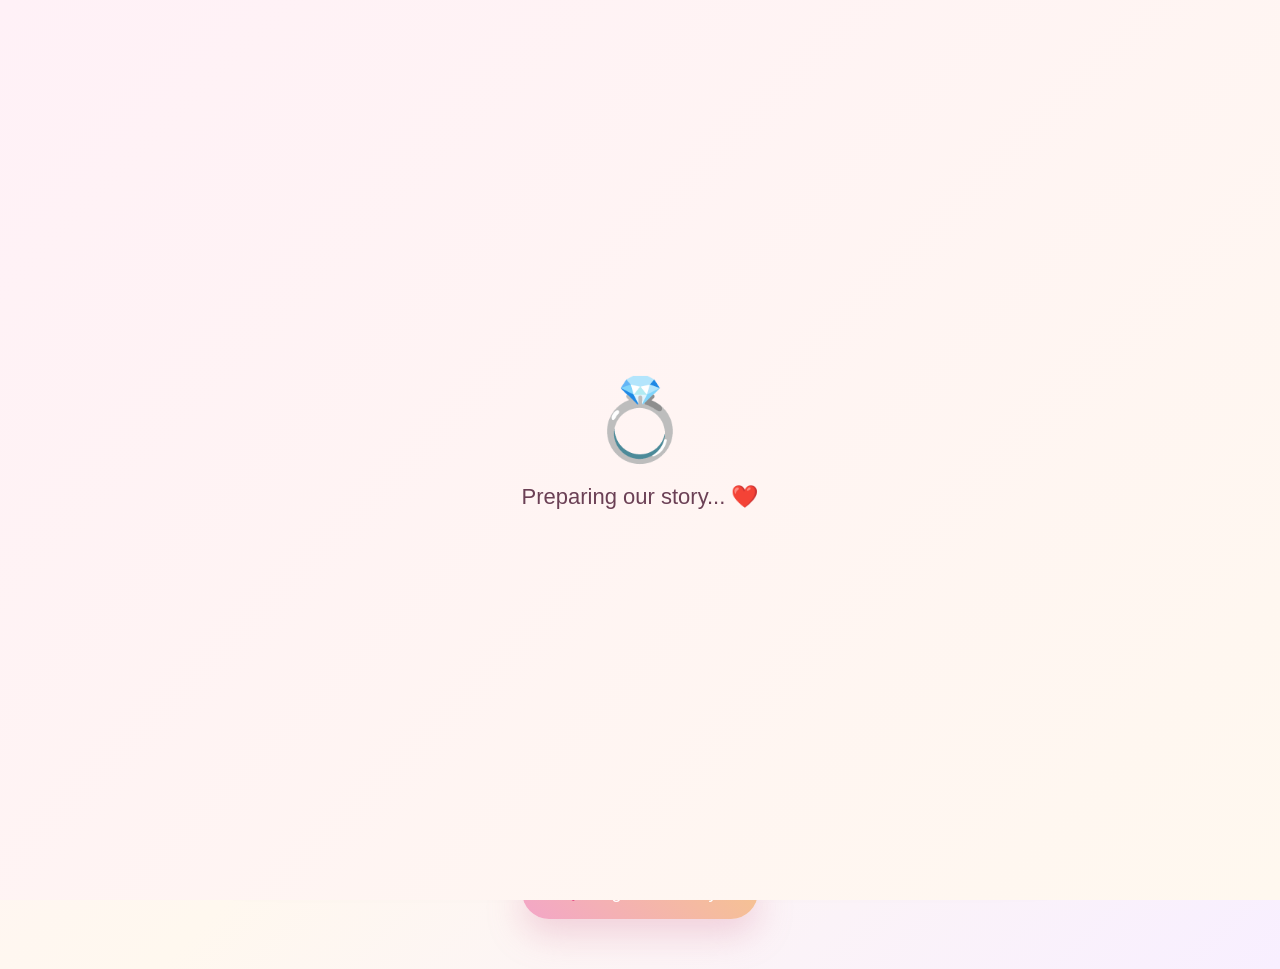
<file: index.html>
<!DOCTYPE html>

<html lang="en">


<head>


<meta charset="UTF-8">


<meta name="viewport" content="width=device-width, initial-scale=1.0">


<title>
The Ring of Us 💍
</title>



<link rel="stylesheet" href="style.css">



</head>





<body>





<div id="loader">


<div class="loader-heart">

💍

</div>



<p>

Preparing our story...

❤️

</p>



</div>







<audio id="bgMusic" autoplay loop>


<source src="./audio/bgm.mp3" type="audio/mp3">


</audio>







<div id="floating-container"></div>









<section class="opening-page">







<div class="opening-content">







<h1>

The Ring of Us 💍

</h1>







<h2>

Every love story has a beginning...

❤️

</h2>








<p>

A little story made with love.

</p>







<p>

Two hearts.

<br>

One promise.

<br>

One forever.

💍

</p>







</div>









<div class="video-container">






<video

id="openingVideo"

autoplay

muted

loop

playsinline

preload="auto">



<source

src="./videos/opening.mp4"

type="video/mp4">



Your browser does not support video.





</video>







</div>









<button onclick="startStory()">



💗 Begin Our Story



</button>








</section>









<script src="script.js"></script>





</body>



</html>
</file>
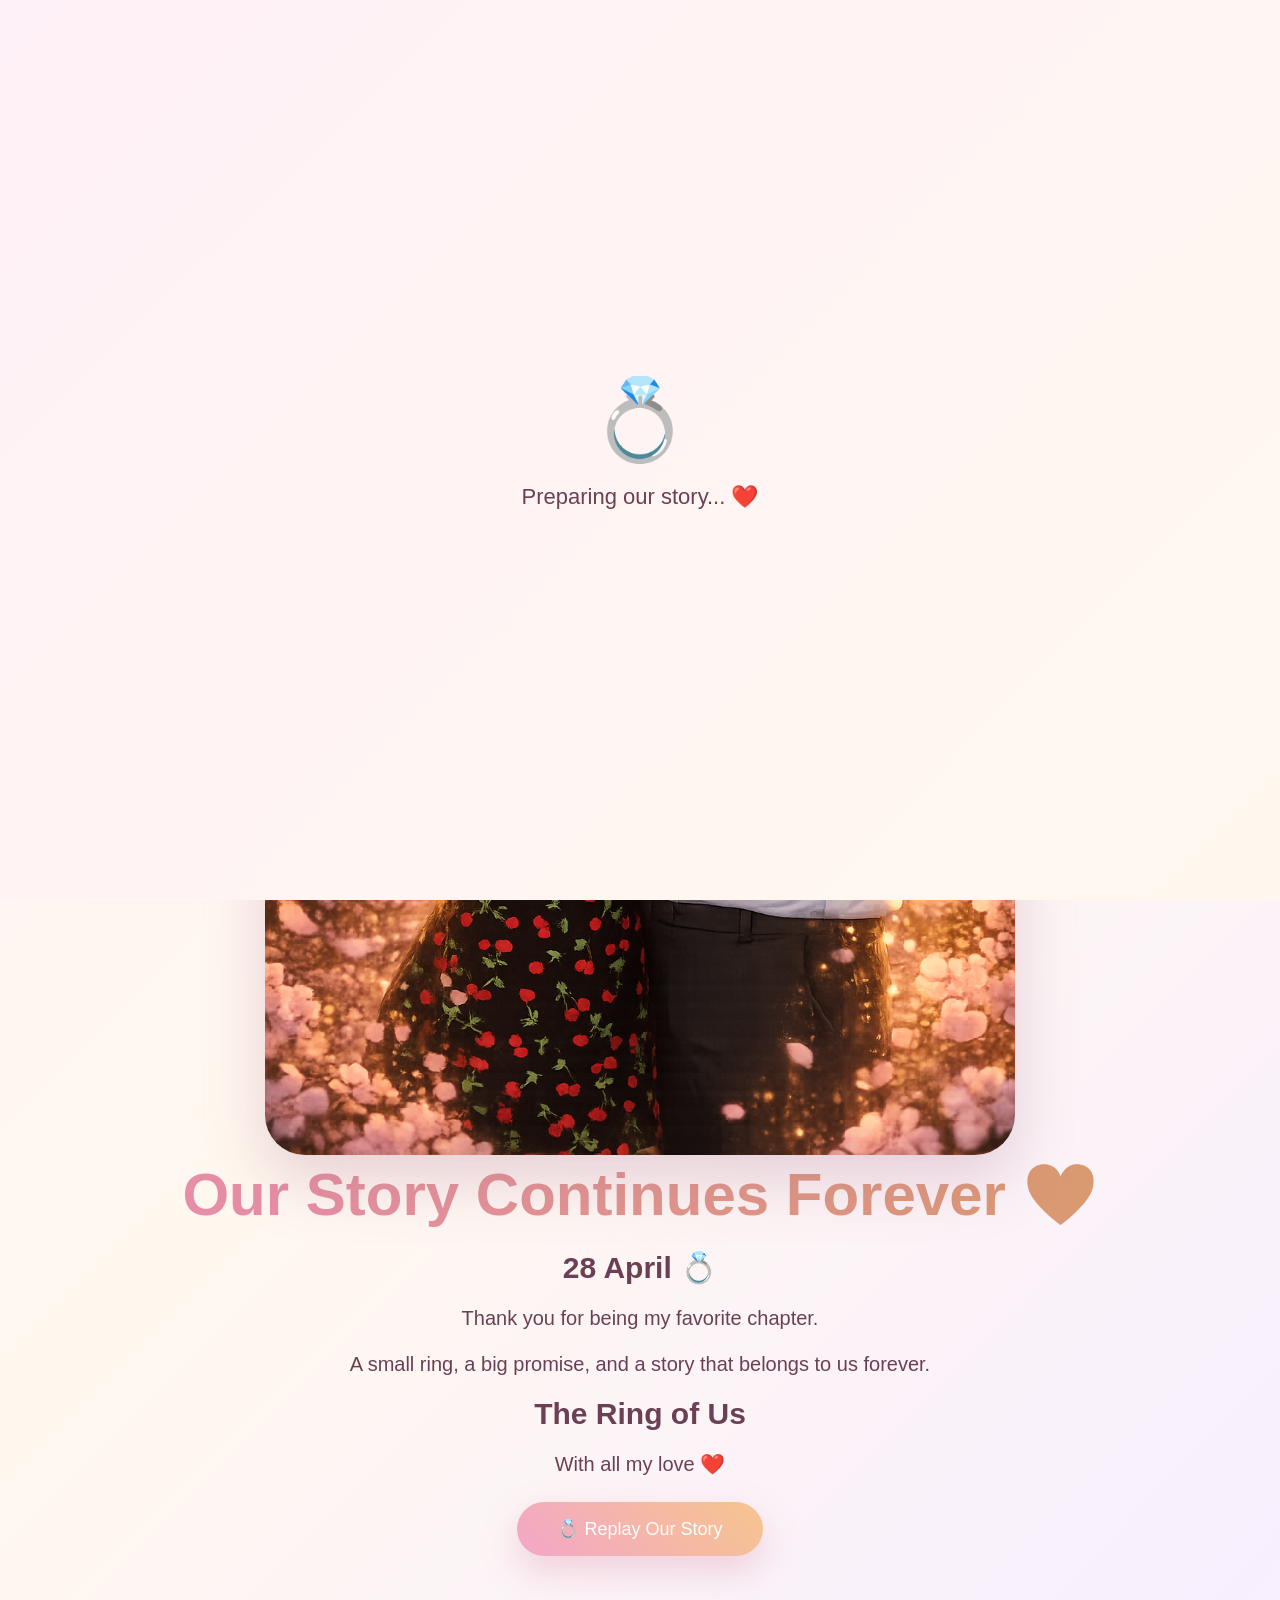
<file: ending.html>
<!DOCTYPE html>

<html lang="en">


<head>

<meta charset="UTF-8">

<meta name="viewport" content="width=device-width, initial-scale=1.0">


<title>
Forever Us 💍
</title>


<link rel="stylesheet" href="style.css">


</head>



<body>


<div id="loader">

<div class="loader-heart">
💍
</div>

<p>
Preparing our story...
❤️
</p>

</div>





<audio id="bgMusic" autoplay loop>

<source src="./audio/bgm.mp3" type="audio/mp3">

</audio>





<div id="floating-container"></div>









<section class="ending-page">





<div class="ending-content">







<img

src="./images/scenes/ending-scene.png"

class="ending-image"

alt="Our Final Memory">







<h1>

Our Story Continues Forever ❤️

</h1>







<h2>

28 April 💍

</h2>







<p>

Thank you for being my favorite chapter.

</p>







<p>

A small ring,

a big promise,

and a story that belongs to us forever.

</p>







<h2>

The Ring of Us

</h2>







<p>

With all my love ❤️

</p>







<button onclick="restartStory()">


💍 Replay Our Story


</button>






</div>








</section>









<script src="script.js"></script>


</body>


</html>
</file>
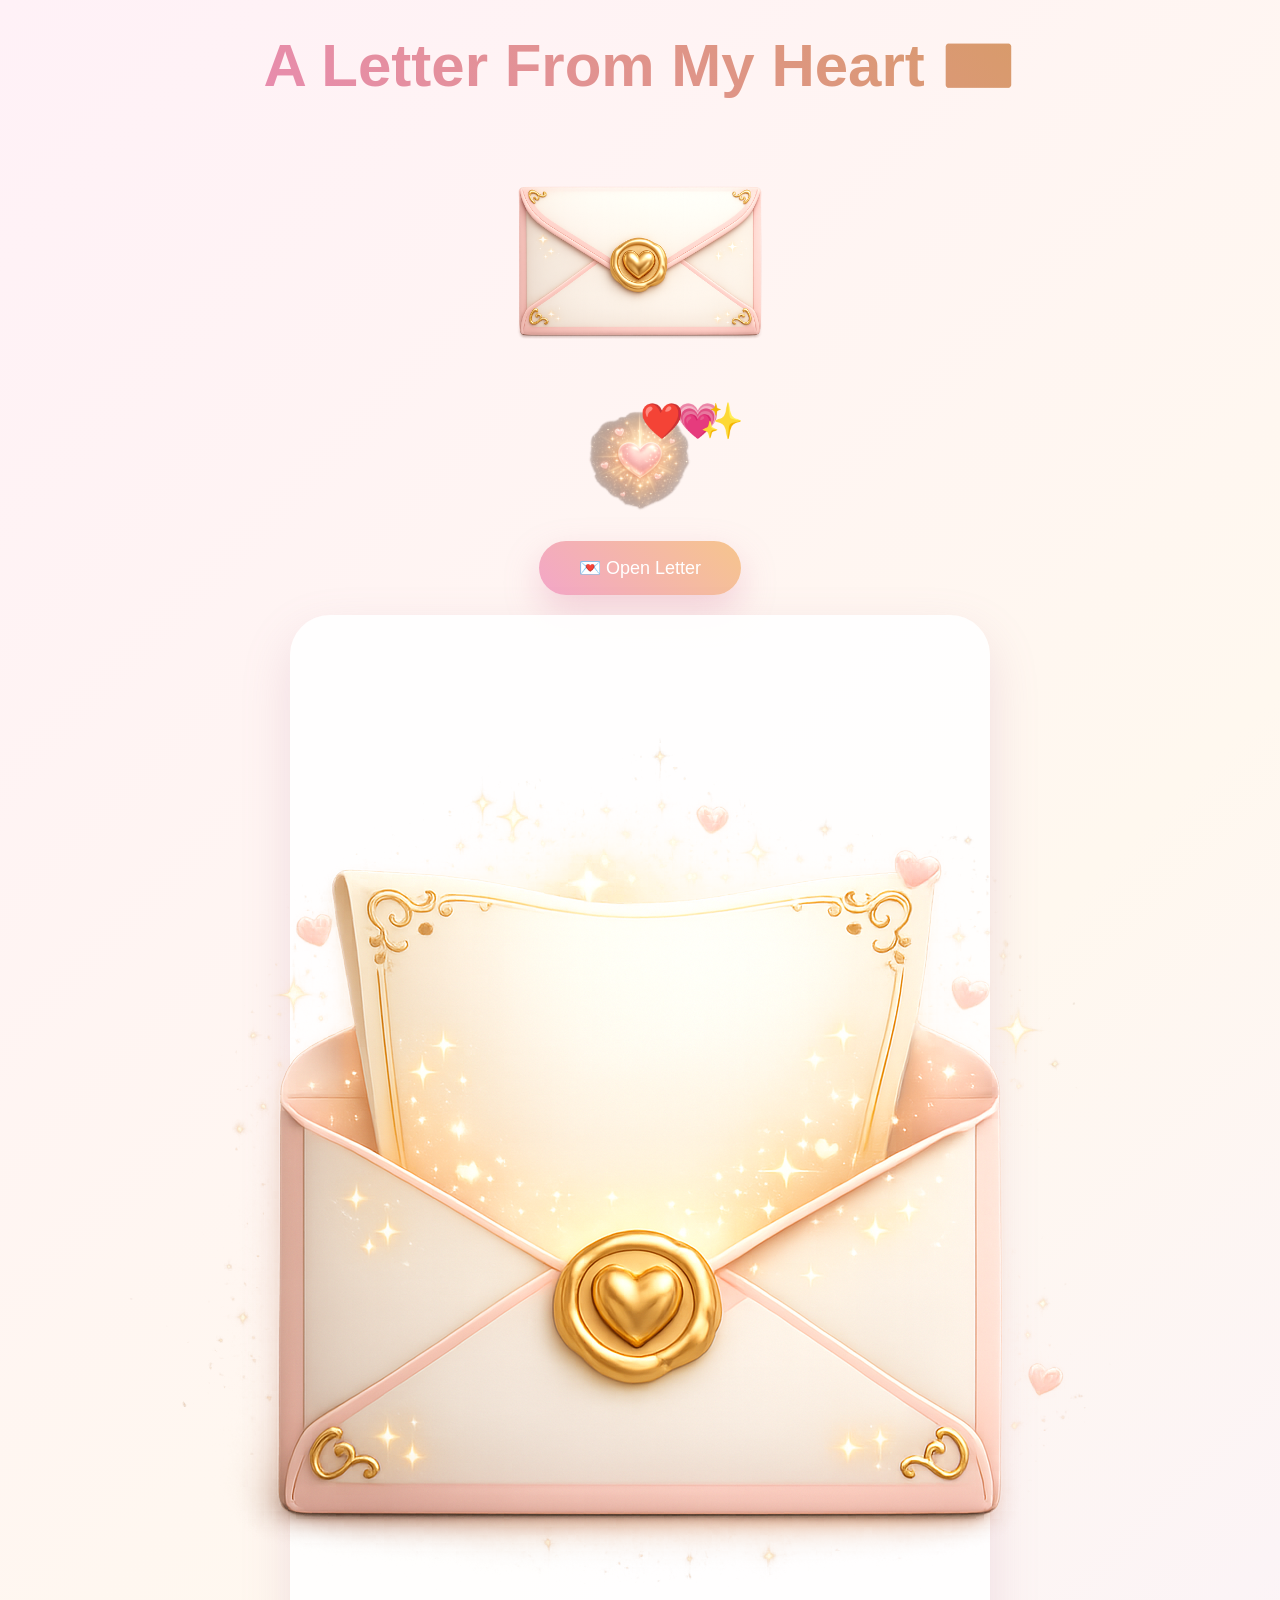
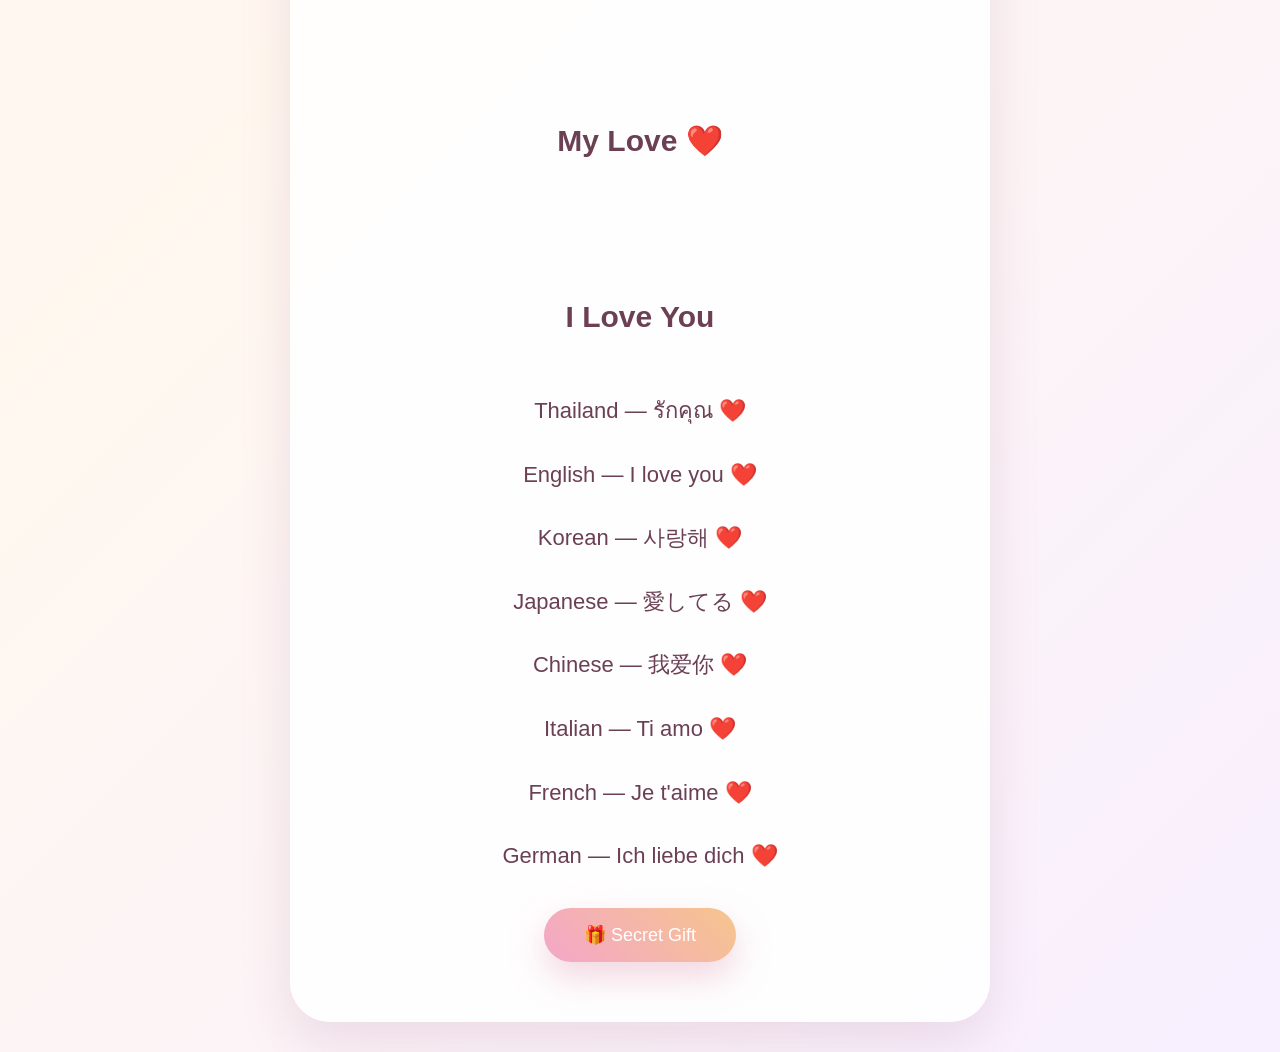
<file: love-letter.html>
<!DOCTYPE html>

<html lang="en">


<head>

<meta charset="UTF-8">

<meta name="viewport" content="width=device-width, initial-scale=1.0">


<title>
Our Love Letter 💌
</title>


<link rel="stylesheet" href="style.css">


</head>



<body>


<div id="loader">

<div class="loader-heart">
💍
</div>

<p>
Preparing our story...
❤️
</p>

</div>




<audio id="bgMusic" autoplay loop>

<source src="./audio/bgm.mp3" type="audio/mp3">

</audio>




<div id="floating-container"></div>





<section class="letter-page">





<h1>
A Letter From My Heart 💌
</h1>






<div class="letter-container">





<!-- Closed Envelope -->

<img

id="envelopeImage"

src="./images/envelope/envelope-closed.png"

class="envelope"

alt="Closed Envelope">






<div class="heart-animation">


<img

src="./images/envelope/heart-sparkle.png"

class="heart-sparkle"

alt="Heart Sparkle">


<span>❤️</span>

<span>💗</span>

<span>✨</span>


</div>







<button onclick="openLetter()">

💌 Open Letter

</button>






</div>









<!-- Letter Content -->


<div

id="letterContent"

class="letter-content hidden">





<img

src="./images/envelope/letter-open.png"

class="open-letter"

alt="Open Letter">








<div class="typing-text">



<h2>
My Love ❤️
</h2>




<p id="loveText">

</p>



</div>









<h2>
I Love You
</h2>









<div class="languages fade-language">



<p>
Thailand — รักคุณ ❤️
</p>


<p>
English — I love you ❤️
</p>


<p>
Korean — 사랑해 ❤️
</p>


<p>
Japanese — 愛してる ❤️
</p>


<p>
Chinese — 我爱你 ❤️
</p>


<p>
Italian — Ti amo ❤️
</p>


<p>
French — Je t'aime ❤️
</p>


<p>
German — Ich liebe dich ❤️
</p>



</div>







<button onclick="goGift()">

🎁 Secret Gift

</button>






</div>






</section>







<script src="script.js"></script>



</body>


</html>
</file>
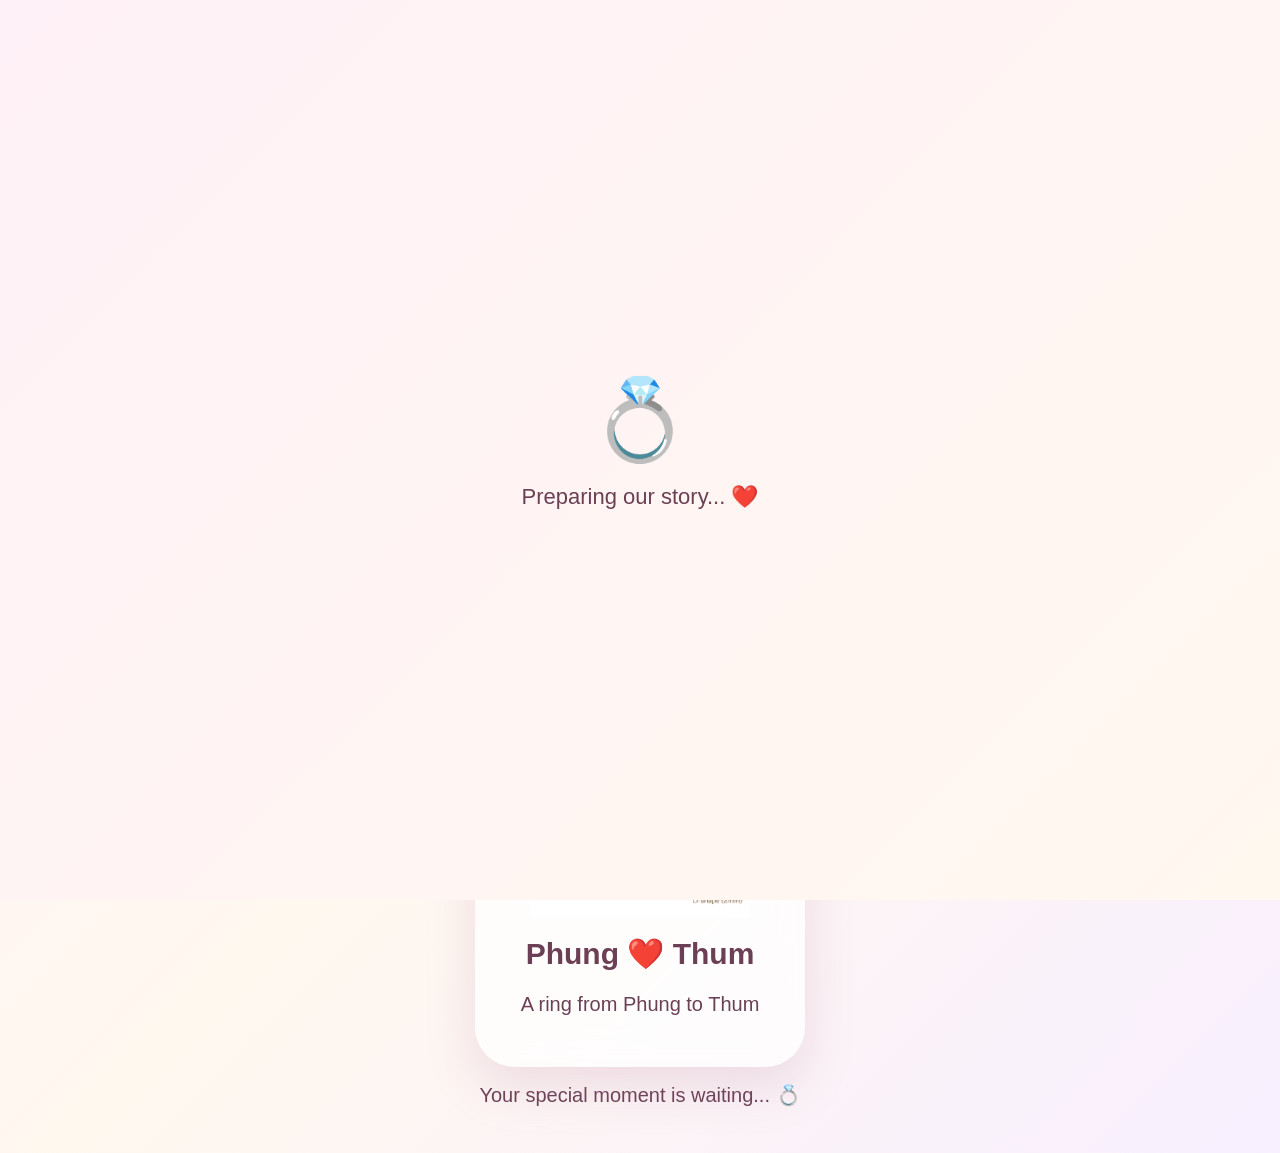
<file: ring.html>
<!DOCTYPE html>

<html lang="en">


<head>

<meta charset="UTF-8">

<meta name="viewport" content="width=device-width, initial-scale=1.0">


<title>
Choose Our Ring 💍
</title>


<link rel="stylesheet" href="style.css">


</head>



<body>

<div id="loader">

<div class="loader-heart">
💍
</div>

<p>
Preparing our story...
❤️
</p>

</div>



<audio id="bgMusic" autoplay loop>

<source src="./audio/bgm.mp3" type="audio/mp3">

</audio>




<div id="floating-container"></div>







<section class="ring-page">





<h1>

Choose Our Ring 💍

</h1>




<p>

Every ring has a story...

</p>







<div class="ring-choice">





<!-- Thum gives Phung -->

<div

class="ring-card"

onclick="chooseThumGive()">



<img

src="./images/rings/ring-phung.png"

alt="Ring for Phung">



<h2>

Thum ❤️ Phung

</h2>



<p>

A ring from Thum to Phung

</p>



</div>








<!-- Phung gives Thum -->


<div

class="ring-card"

onclick="choosePhungGive()">



<img

src="./images/rings/ring-thum.png"

alt="Ring for Thum">



<h2>

Phung ❤️ Thum

</h2>



<p>

A ring from Phung to Thum

</p>



</div>





</div>







<!-- Password Area -->


<div

id="unlock-area">


</div>







<!-- Ring Reveal Area -->


<div
id="ring-box-area">

<div class="ring-intro">

<p>
Your special moment is waiting... 💍
</p>

</div>

</div>








<!-- Next Button Hidden -->

<button

id="nextLetter"

style="display:none"

onclick="goLetter()">



💌 Open Love Letter



</button>






</section>







<script src="script.js"></script>



</body>


</html>
</file>
<file: style.css>
/* =====================================
   THE RING OF US
   Premium Romantic Design
===================================== */



* {

margin:0;

padding:0;

box-sizing:border-box;

}



html {

scroll-behavior:smooth;

}



body {


min-height:100vh;


font-family:

"Segoe UI",
"Candara",
sans-serif;


background:

linear-gradient(
135deg,
#fff1f7,
#fff8ef,
#f8efff
);


color:#6b4055;


overflow-x:hidden;


}




/* =====================================
   FLOATING ANIMATION
===================================== */


#floating-container {


position:fixed;


top:0;


left:0;


width:100%;


height:100%;


pointer-events:none;


overflow:hidden;


z-index:100;


}




.floating-item {


position:absolute;


bottom:-80px;


animation:

floatUp linear forwards;


}




@keyframes floatUp {


0% {


transform:

translateY(0)
rotate(0deg);


opacity:0;


}


20% {


opacity:1;


}


100% {


transform:

translateY(-120vh)
rotate(360deg);


opacity:0;


}


}






/* =====================================
   ALL PAGES
===================================== */


.opening-page,
.ring-page,
.letter-page,
.gift-page,
.ending-page {


min-height:100vh;


display:flex;


flex-direction:column;


justify-content:center;


align-items:center;


padding:30px;


position:relative;


}






/* =====================================
   TEXT
===================================== */


h1 {


font-size:
clamp(35px,6vw,60px);


font-weight:700;


margin-bottom:20px;


background:
linear-gradient(
45deg,
#e88cae,
#d89b6a
);


background-clip:text;


-webkit-background-clip:text;


color:transparent;


}




h2 {


margin:15px 0;


font-size:30px;


}




p {


font-size:20px;


line-height:1.8;


max-width:700px;


margin:10px auto;


}






/* =====================================
   BUTTON
===================================== */


button {


border:none;


padding:

16px 40px;


border-radius:50px;


font-size:18px;


cursor:pointer;


color:white;


background:

linear-gradient(
45deg,
#f3a6c8,
#f6c58d
);


box-shadow:

0 15px 35px
rgba(220,140,170,.35);


transition:.4s;


margin-top:25px;


}



button:hover {


transform:

translateY(-5px)
scale(1.05);


box-shadow:

0 20px 45px
rgba(220,140,170,.5);


}






/* =====================================
   VIDEO
===================================== */


.video-container,
.video-wrapper {


width:min(900px,90%);


border-radius:40px;


overflow:hidden;


box-shadow:

0 25px 60px
rgba(180,120,150,.25);


margin:30px;


}



.video-container video,
.video-wrapper video {


width:100%;


display:block;


}







/* =====================================
   RING CARD
===================================== */


.ring-choice {


display:flex;


justify-content:center;


gap:40px;


flex-wrap:wrap;


margin-top:40px;


}




.ring-card {


width:330px;


padding:35px;


border-radius:40px;


background:

rgba(255,255,255,.75);


backdrop-filter:
blur(15px);

-webkit-backdrop-filter:
blur(15px);


box-shadow:

0 20px 50px
rgba(180,120,150,.2);


cursor:pointer;


transition:.5s;


}



.ring-card:hover {


transform:

translateY(-15px)
scale(1.05);


}




.ring-card img {


width:220px;


height:220px;


object-fit:contain;


}





/* =====================================
   UNLOCK BOX
===================================== */


.unlock-box {


background:

rgba(255,255,255,.85);


padding:40px;


border-radius:40px;


box-shadow:

0 20px 50px
rgba(180,120,150,.2);


margin-top:30px;


}



.unlock-box input {


padding:15px 25px;


border-radius:40px;


border:

2px solid #f5b4d0;


font-size:18px;


text-align:center;


}





/* =====================================
   RING OPENING
===================================== */


.ring-opening {


animation:

appear 1s ease;


}



@keyframes appear {


from {


opacity:0;


transform:

scale(.7)
translateY(50px);


}


to {


opacity:1;


transform:

scale(1);


}


}





.ring-box {


width:250px;


}



.ring-box-open {


width:260px;


animation:

openBox 1s;


}



@keyframes openBox {


50% {


transform:

rotateX(25deg)
scale(1.1);


}


}




.ring-display {


width:180px;


margin:25px;


animation:

ringFloat 2s infinite;


}




@keyframes ringFloat {


50% {


transform:

translateY(-20px);


}


}







/* =====================================
   LETTER
===================================== */


.letter-container {


display:flex;


flex-direction:column;


align-items:center;


}



.envelope {


width:280px;


cursor:pointer;


transition:.5s;


}



.envelope:hover {


transform:

scale(1.1);


}



.heart-sparkle {


width:120px;


animation:

sparkle 2s infinite;


}



@keyframes sparkle {


50% {


transform:

scale(1.2)
rotate(10deg);


}


}



.letter-content {


background:

rgba(255,255,255,.9);


padding:40px;


border-radius:40px;


max-width:700px;


box-shadow:

0 20px 50px
rgba(180,120,150,.2);


}



.hidden {


display:none;


}



.letter-show {


display:block;


animation:

appear 1.5s;


}




.languages {


margin-top:30px;


}



.languages p {


font-size:22px;


}







/* =====================================
   ENDING
===================================== */


.ending-image {


width:min(750px,90%);


border-radius:40px;


box-shadow:

0 25px 60px
rgba(180,120,150,.3);


}





/* =====================================
   MOBILE
===================================== */


@media(max-width:700px){


h1 {

font-size:38px;

}


p {

font-size:17px;

}


.ring-card {

width:90%;

}


button {

font-size:16px;

}


}

/* =====================================
   RING CEREMONY EFFECT
===================================== */


.scene-box {


display:flex;


flex-direction:column;


align-items:center;


justify-content:center;


background:

rgba(255,255,255,.85);


padding:40px;


border-radius:50px;


box-shadow:

0 25px 70px
rgba(200,130,160,.25);


animation:

appear 1s ease;


}




.scene-box img {


max-width:90%;


}




.ring-message {


margin-top:30px;


padding:25px;


border-radius:30px;


background:

rgba(255,240,247,.8);


animation:

messageAppear 2s ease;


}




@keyframes messageAppear{


from{


opacity:0;


transform:

translateY(40px);


}


to{


opacity:1;


transform:

translateY(0);


}


}




.ring-box {


animation:

boxFloat 3s infinite ease-in-out;


}



@keyframes boxFloat{


50%{


transform:

translateY(-12px);


}


}




.ring-box-open {


animation:

boxOpen 1.5s ease;


}



@keyframes boxOpen{


0%{


transform:

scale(.5)
rotateX(60deg);


opacity:0;


}



100%{


transform:

scale(1)
rotateX(0);


opacity:1;


}


}





.ring-display {


filter:

drop-shadow(
0 20px 20px
rgba(200,150,100,.3)
);


animation:

ringReveal 2s infinite ease-in-out;


}




@keyframes ringReveal{


0%{


transform:

translateY(20px)
scale(.8);


opacity:.5;


}


50%{


transform:

translateY(-20px)
scale(1.1);


opacity:1;


}



100%{


transform:

translateY(20px)
scale(.8);


opacity:.5;


}


}





.scene-image {


margin-top:30px;


border-radius:35px;


animation:

sceneAppear 2s ease;


}



@keyframes sceneAppear{


from{


opacity:0;


transform:

scale(.9);


}


to{


opacity:1;


transform:

scale(1);


}


}



/* Sparkles */


.sparkle {


font-size:35px;


display:inline-block;


animation:

sparkleMove 1.5s infinite;


margin:10px;


}



@keyframes sparkleMove{


50%{


transform:

translateY(-15px)
rotate(20deg);


}


}

/* =====================================
   LOVE LETTER PREMIUM EFFECT
===================================== */


.letter-container {


animation:

letterFloat 4s infinite ease-in-out;


}



@keyframes letterFloat {


50% {


transform:

translateY(-15px);


}


}





.open-letter {


animation:

letterOpen 1.5s ease;


}



@keyframes letterOpen {


from {


opacity:0;


transform:

rotateY(90deg)
scale(.7);


}


to {


opacity:1;


transform:

rotateY(0)
scale(1);


}


}






.heart-animation {


position:relative;


height:120px;


}




.heart-animation span {


position:absolute;


font-size:35px;


animation:

heartFly 3s infinite;


}



.heart-animation span:nth-child(1){


left:20%;


}



.heart-animation span:nth-child(2){


left:50%;


animation-delay:.5s;


}



.heart-animation span:nth-child(3){


left:80%;


animation-delay:1s;


}



@keyframes heartFly {


0% {


bottom:0;


opacity:0;


}



50% {


opacity:1;


transform:

translateY(-40px);


}



100% {


bottom:100px;


opacity:0;


}


}






.fade-language p {


opacity:0;


animation:

languageShow 1s forwards;


}



.fade-language p:nth-child(1){

animation-delay:.2s;

}


.fade-language p:nth-child(2){

animation-delay:.4s;

}


.fade-language p:nth-child(3){

animation-delay:.6s;

}


.fade-language p:nth-child(4){

animation-delay:.8s;

}


.fade-language p:nth-child(5){

animation-delay:1s;

}


.fade-language p:nth-child(6){

animation-delay:1.2s;

}


.fade-language p:nth-child(7){

animation-delay:1.4s;

}


.fade-language p:nth-child(8){

animation-delay:1.6s;

}





@keyframes languageShow {


from {


opacity:0;


transform:

translateX(-50px);


}



to {


opacity:1;


transform:

translateX(0);


}


}

/* =====================================
   LOADING SCREEN
===================================== */


#loader {


position:fixed;


top:0;


left:0;


width:100%;


height:100%;


background:

linear-gradient(
135deg,
#fff1f7,
#fff8ef
);


display:flex;


flex-direction:column;


justify-content:center;


align-items:center;


z-index:9999;


transition:

opacity 1s;


}




.loader-heart {


font-size:80px;


animation:

loaderPulse 1.5s infinite;


}




@keyframes loaderPulse {


50% {


transform:

scale(1.2);


}


}



#loader p {


font-size:22px;


}

body {


animation:

pageEnter .8s ease;


}



@keyframes pageEnter {


from {


opacity:0;


transform:

translateY(20px);


}



to {


opacity:1;


transform:

translateY(0);


}


}

/* =====================================
   CENTER EVERYTHING - FINAL POLISH
===================================== */


.ring-page,
.letter-page,
.secret-page,
.ending-page {

    min-height: 100vh;

    display: flex;

    flex-direction: column;

    justify-content: center;

    align-items: center;

    text-align: center;

    padding: 30px;

}



/* Main containers */

.ring-container,
.ring-choice,
.letter-container,
.letter-content,
.scene-box,
.ring-message,
.languages {

    display: flex;

    flex-direction: column;

    align-items: center;

    justify-content: center;

    text-align: center;

}



/* Ring area */

.scene-box {

    width: min(90%, 700px);

    margin: 20px auto;

}



.ring-display {

    width: min(300px, 70vw);

    margin: 20px auto;

    display: block;

}



.ring-box-open {

    width: min(350px, 80vw);

    margin: 20px auto;

    display: block;

}



.scene-image {

    width: min(700px, 90vw);

    margin: 30px auto;

    display: block;

    border-radius: 30px;

}




/* Text box */

.ring-message {

    max-width: 600px;

    margin: 30px auto;

    line-height: 1.8;

}



.ring-message h2 {

    text-align: center;

}



.ring-message p {

    text-align: center;

}




/* Love letter */

.typing-text {

    max-width: 650px;

    margin: 20px auto;

    text-align: center;

    line-height: 1.8;

}



#loveText {

    white-space: pre-line;

    text-align: center;

}




.languages {

    width: 100%;

    margin-top: 30px;

}



.languages p {

    text-align: center;

    margin: 12px;

}





/* Buttons */

button {

    margin: 20px auto;

    display: block;

}

/* =====================================
   MOBILE RESPONSIVE
===================================== */

@media (max-width: 768px){


body{
    overflow-x:hidden;
}



h1{
    font-size:2rem;
    text-align:center;
}



h2{
    font-size:1.4rem;
}



p{
    font-size:1rem;
    text-align:center;
}



.opening-content,
.ending-content,
.letter-container,
.gift-page,
.ring-page{
    width:90%;
    margin:auto;
}



video{
    width:100%;
    height:auto;
}



.video-container,
.video-wrapper{
    width:100%;
    max-width:100%;
}



button{

    width:80%;
    max-width:300px;

    padding:15px;

    font-size:1rem;

}



.ring-choice{

    flex-direction:column;
    align-items:center;

}



.ring-card{

    width:90%;
    margin-bottom:20px;

}



.ring-card img{

    width:80%;
    height:auto;

}



.scene-box img{

    max-width:90%;
    height:auto;

}



.ring-message{

    width:90%;
    margin:auto;
    text-align:center;

}



.languages{

    text-align:center;

}



.envelope{

    width:80%;
    max-width:300px;

}



.open-letter{

    width:90%;
}



.ending-image{

    width:90%;
    height:auto;

}


}
</file>
